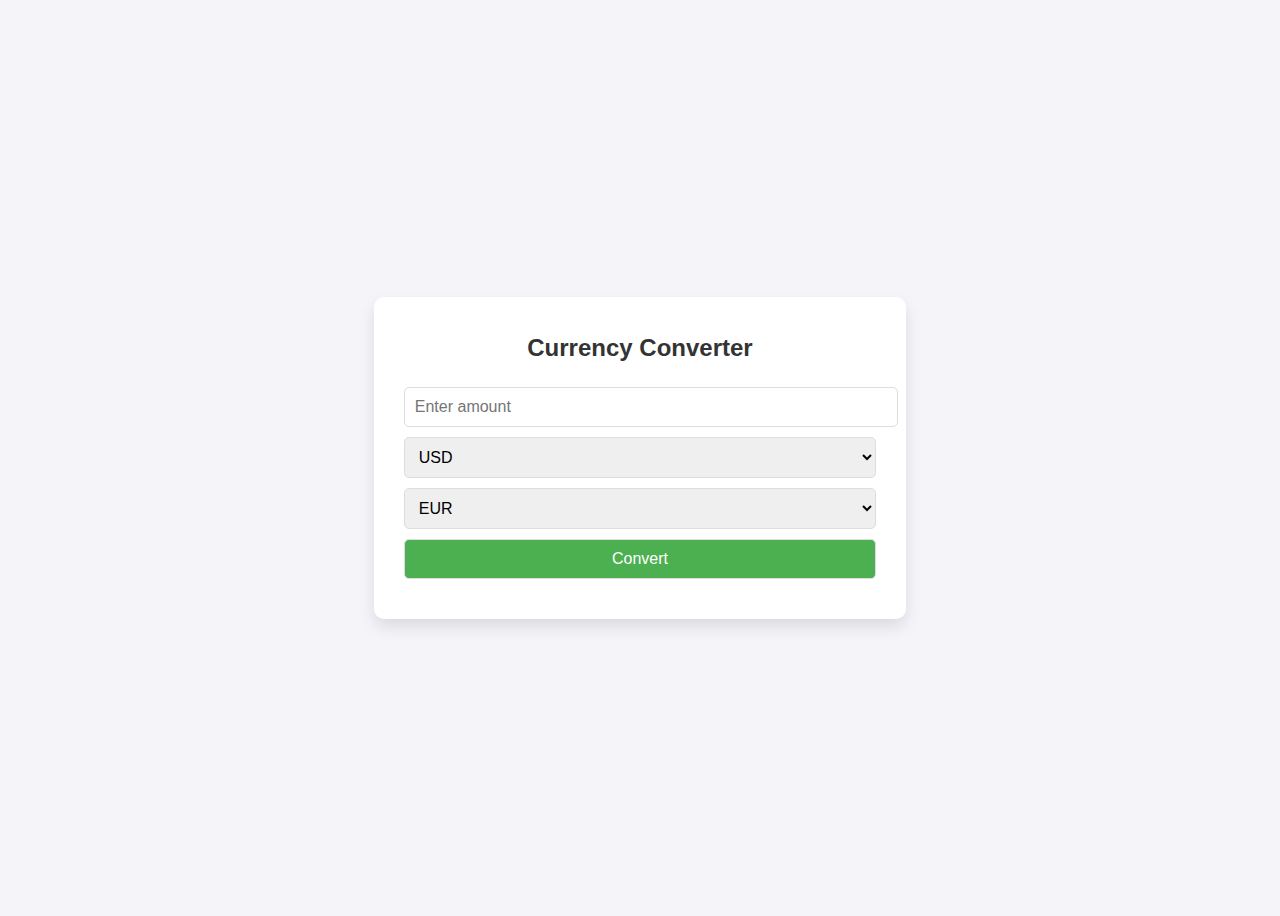
<file: 4 Currency Converter/index.html>
<!DOCTYPE html>
<html lang="en">

<head>
    <meta charset="UTF-8">
    <meta name="viewport" content="width=device-width, initial-scale=1.0">
    <title>Currency Converter</title>
<link rel="stylesheet" href="style.css">
</head>

<body>

    <div class="converter">
        <h1>Currency Converter</h1>
        <input type="number" id="amount" placeholder="Enter amount" />
        <select id="fromCurrency">
            <option value="USD" selected>USD</option>
            <option value="EUR">EUR</option>
            <option value="GBP">GBP</option>
            <option value="JPY">JPY</option>
        </select>
        <select id="toCurrency">
            <option value="EUR" selected>EUR</option>
            <option value="USD">USD</option>
            <option value="GBP">GBP</option>
            <option value="JPY">JPY</option>
        </select>
        <button onclick="convertCurrency()">Convert</button>
        <div class="result" id="result"></div>
    </div>
    <script src="app.js"></script>
</body>

</html>
</file>
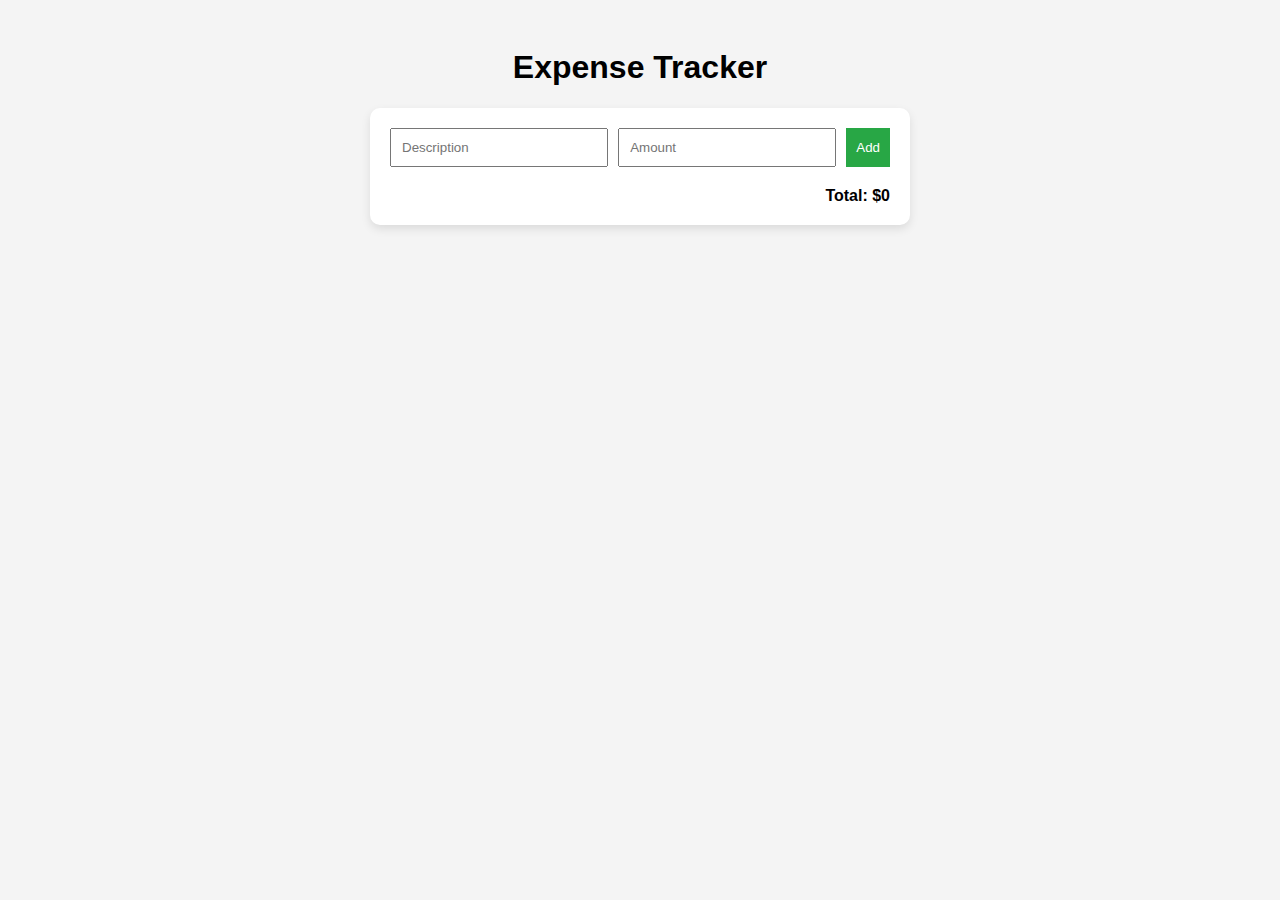
<file: 5 expence track/index.html>
<!DOCTYPE html>
<html lang="en">
<head>
  <meta charset="UTF-8">
  <meta name="viewport" content="width=device-width, initial-scale=1">
  <title>Simple Expense Tracker</title>
 <link rel="stylesheet" href="style.css">
</head>
<body>

  <h1>Expense Tracker</h1>
  <div class="container">
    <form id="expense-form">
      <input type="text" id="description" placeholder="Description" required>
      <input type="number" id="amount" placeholder="Amount" required>
      <button type="submit" id="submitBtn">Add</button>
    </form>

    <ul id="expense-list">

    </ul>

    <div class="total" id="total">Total: $0</div>
  </div>

 <script src="app.js"></script>
</body>
</html>
</file>
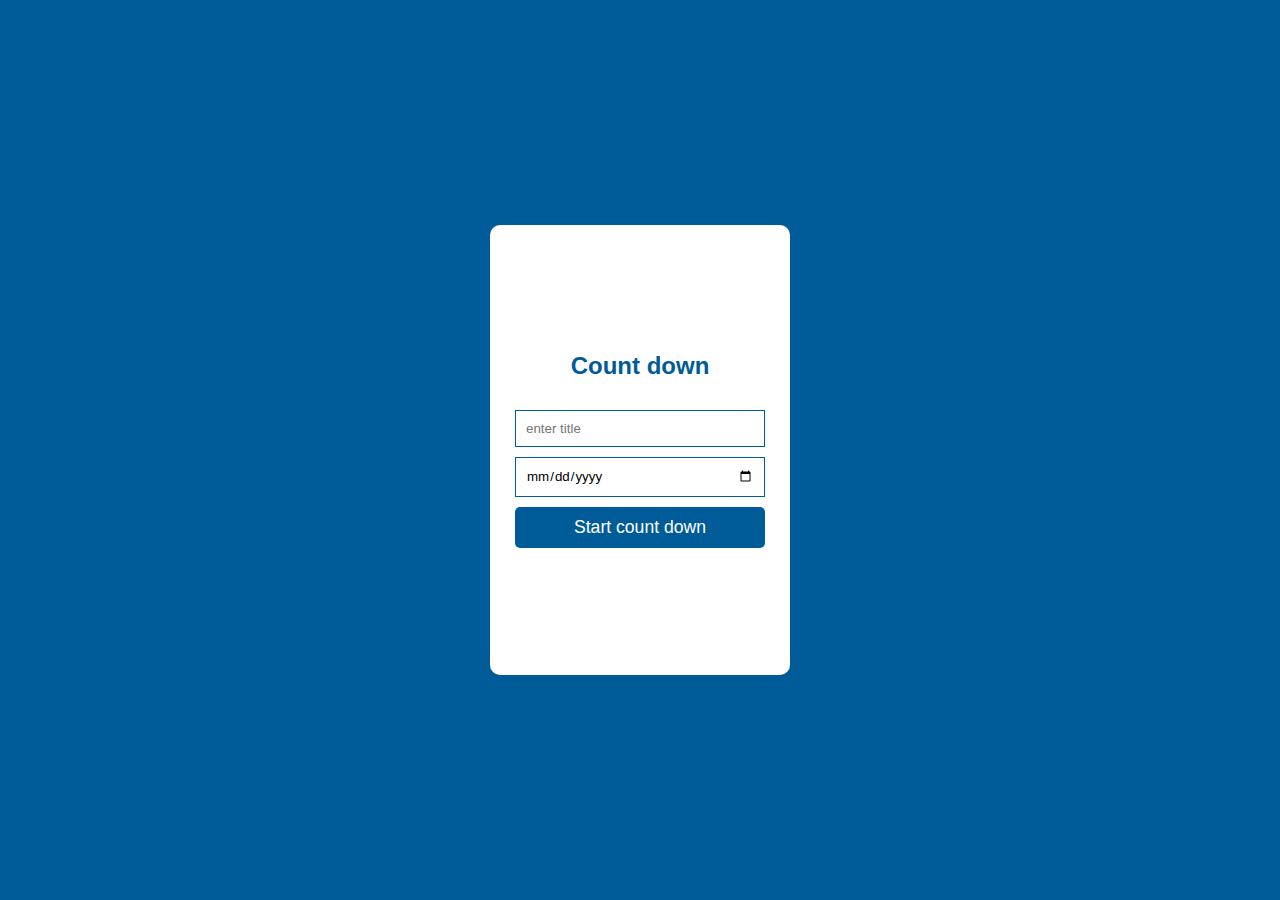
<file: 6 countdown-timer/index.html>
<!DOCTYPE html>
<html lang="en">

<head>
    <meta charset="UTF-8">
    <meta name="viewport" content="width=device-width, initial-scale=1.0">
    <title>count down timer </title>
    <link rel="stylesheet" href="style.css">
</head>

<body>
    <div class="container">
        <h2>Count down </h2>
        <input type="text" placeholder="enter title" class="texts" required>
        <input type="date" class="dateinput" required>
        <button class="start">Start count down </button>
    </div>
    <div class="timer-container">
        <h3 class="title"> Counter title </h3>
        <div class="displayStart">
            <div class="counter">
                <div class="btnTime day">0 </div>
                <div class="btnTime hour">0</div>
                <div class="btnTime minute">0</div>
                <div class="btnTime second">0</div>
                <div class="control">
                </div>


                <div class="btns">
                    <button onclick="timer.stop()">stop</button>
                    <button onclick="timer.restart()">restart</button>
                    <button onclick="timer.start()">start</button>
                </div>

            </div>
        </div>
    </div>
    <script src="app.js"></script>
</body>

</html>
</file>
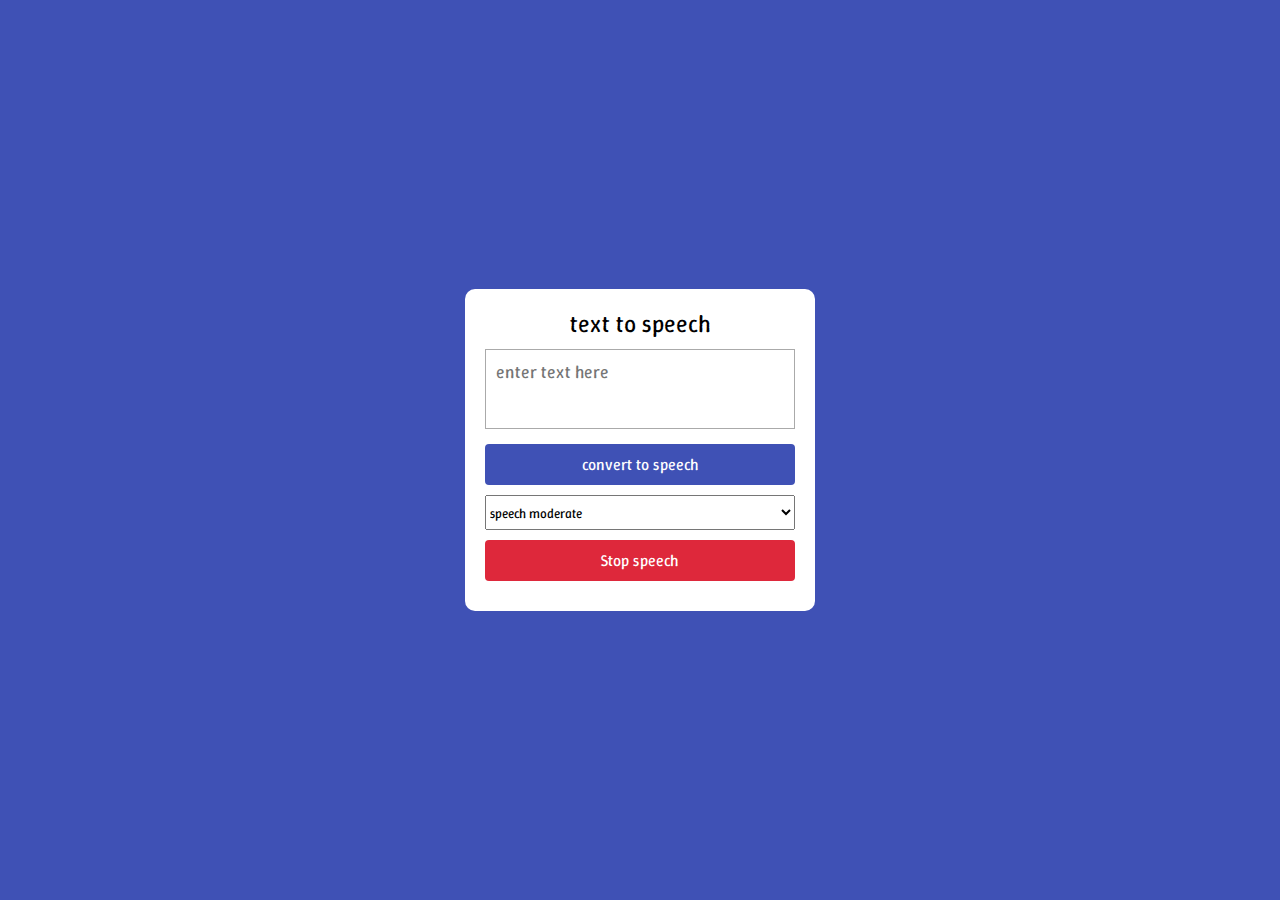
<file: 7 Text-to-Speech-Converter/index.html>
<!DOCTYPE html>
<html lang="en">
<head>
    <meta charset="UTF-8">
    <meta name="viewport" content="width=device-width, initial-scale=1.0">
    <title>text to speech</title>
    <link rel="stylesheet" href="style.css">
</head>
<body>
    <div class="container"> 
        <header>text to speech</header>
        <textarea name="" id="" placeholder="enter text here"></textarea>
        <button>convert to speech</button> 
        <select name="" id="" >
            <option value="moderate">speech moderate</option>  
            <option value="quickly">speech quickly</option> 
            <option value="slowly"> speech slowly</option> 
        </select>
        <button class="btnStop">Stop speech</button>

    </div>    
    <script src="app.js" defer></script> 
</body>
</html>
</file>
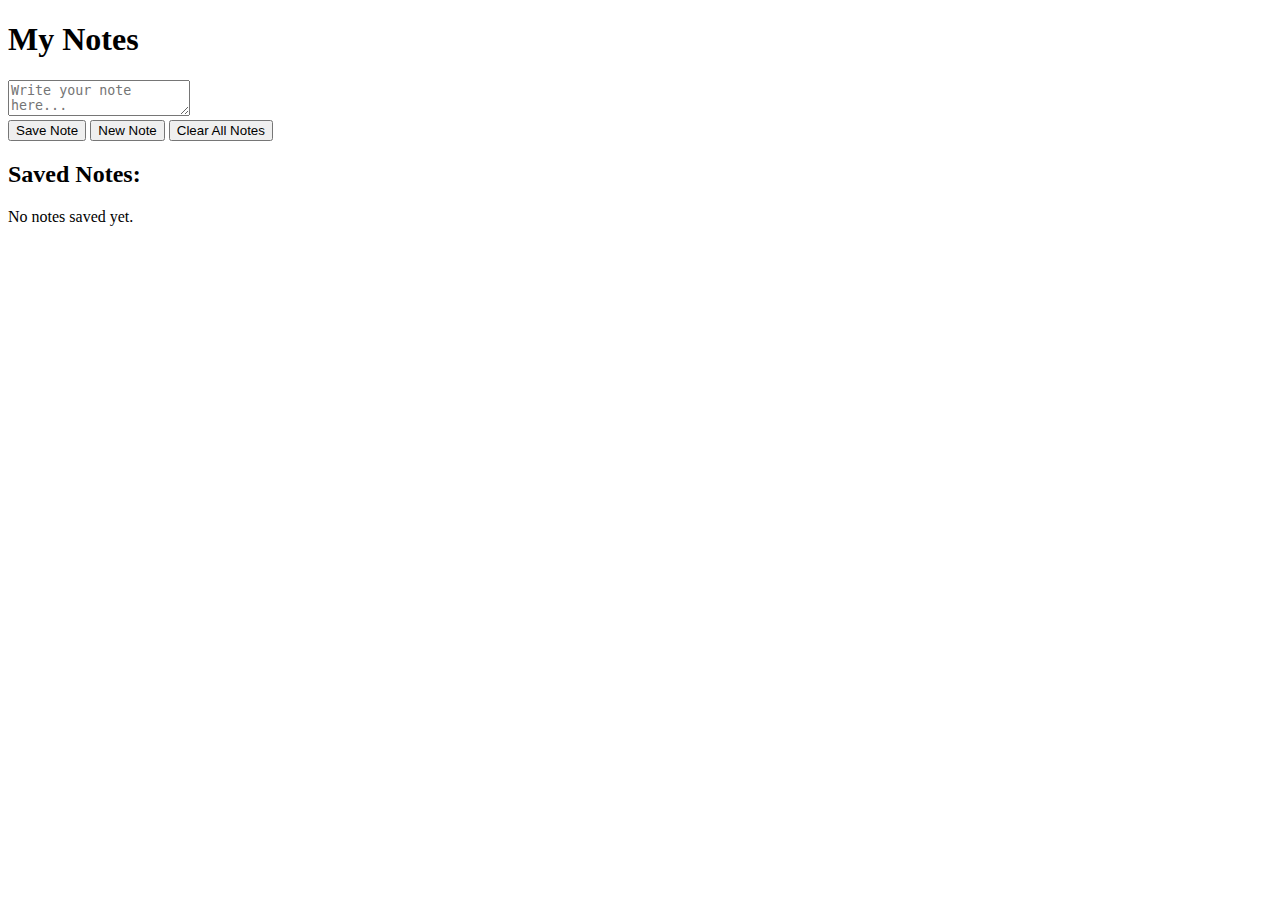
<file: Note-web-app/index.html>
<!DOCTYPE html>
<html lang="en">

<head>
    <meta charset="UTF-8">
    <meta name="viewport" content="width=device-width, initial-scale=1.0">
    <title>add Note </title>
    <style>

    </style>
</head>

<body>
    <h1>My Notes</h1>

    <textarea id="noteInput" placeholder="Write your note here..."></textarea><br>
    <button id="saveBtn">Save Note</button>
    <button id="newNoteBtn">New Note</button>
    <button id="clearAllBtn">Clear All Notes</button>

    <h2>Saved Notes:</h2>
    <div id="savedNotesContainer"></div>
    <script src="app.js"></script>
</body>

</html>
</file>
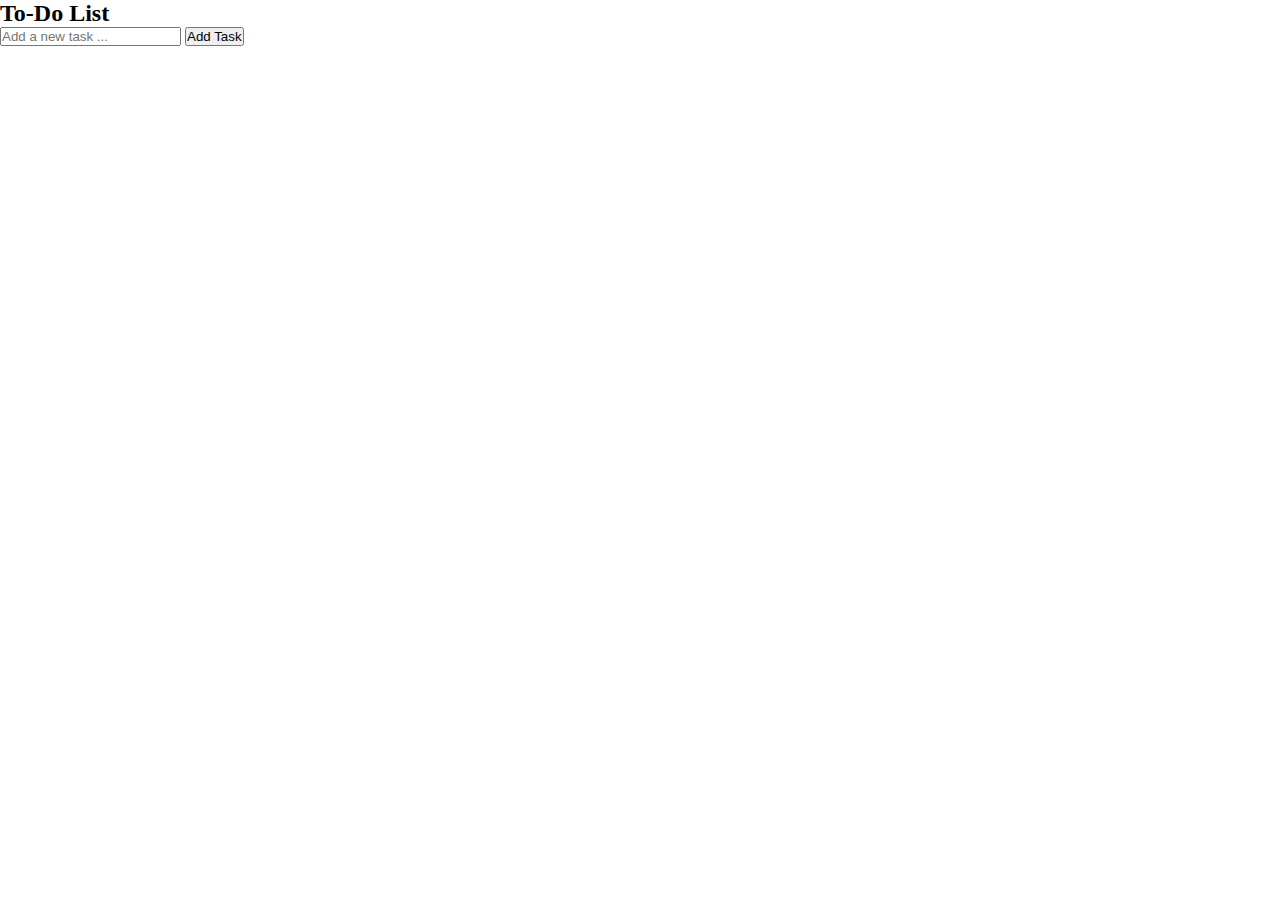
<file: to do List/index.html>
<!DOCTYPE html>
<html lang="en">

<head>
    <meta charset="UTF-8">
    <meta name="viewport" content="width=device-width, initial-scale=1.0">
    <link rel="stylesheet" href="style.css">

    <!--link style-->
    <link rel="stylesheet" href="https://cdnjs.cloudflare.com/ajax/libs/font-awesome/6.5.0/css/all.min.css" />
    <title>to do list </title>
</head>

<body>
    <div class="container">
        <h2>To-Do List</h2>
        <div class="input_btn">
            <input type="text" id="input" placeholder="Add a new task ..." required>
            <button id="addBtn">Add Task </button>
        </div>

        <ul id="list">

        </ul>
    </div>
    <script src="js.js"></script>
</body>

</html>
</file>
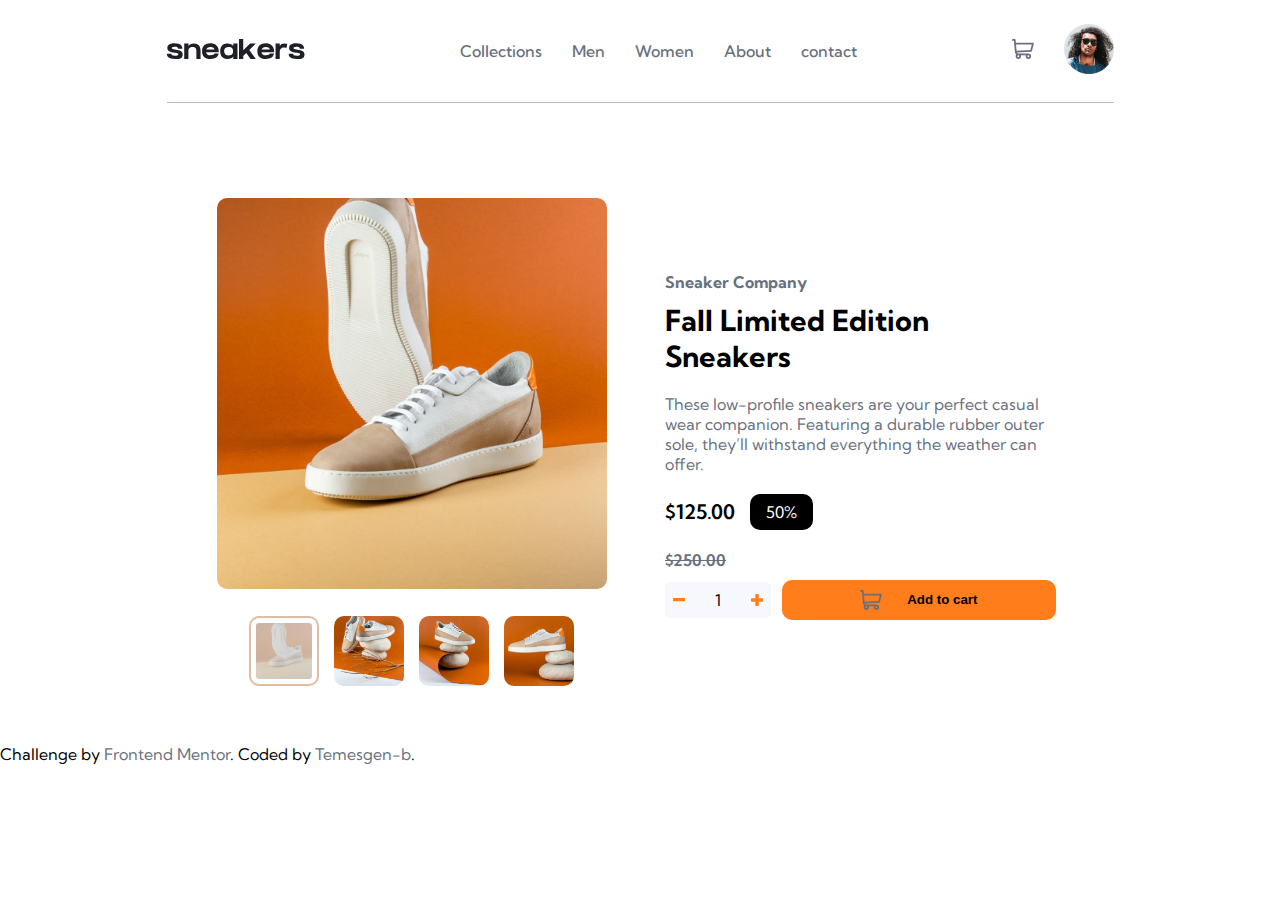
<file: 8 ecommerce-product/main.html>
<!DOCTYPE html>
<html lang="en">
  <head>
    <meta charset="UTF-8" />
    <meta name="viewport" content="width=device-width, initial-scale=1.0" />
    <link
      rel="icon"
      type="image/png"
      sizes="32x32"
      href="./images/favicon-32x32.png"
    />
    <link rel="stylesheet" href="main.css" />
    <title>1 E-commerce product page</title>
  </head>
  <body>
    <div class="container">
      <!--cart popup-->
      <div id="cart-popup" class="cart-popup">
        <div class="cart-header">cart</div>

        <div class="cart">
          <div class="empty-message">Your cart is empty</div>
        </div>

        <button id="checkout-btn">checkout</button>
      </div>
      <!--popup modal -->
      <div class="overlay">
        <div class="popup-container">
          <div class="close-popup">
            <img src="images/icon-close.svg" alt="close" />
          </div>

          <img
            id="previous"
            class="nav-arrow"
            src="images/icon-previous.svg"
            alt="Previous"
          />

          <div class="product-left popup-product-left">
            <div class="product-img-cont">
              <img
                id="mainPopupImg"
                src="images/image-product-1.jpg"
                alt="product img"
              />
            </div>
            <div class="bottom-img">
              <img
                class="thumbnail popup-thumbnail activated"
                src="images/image-product-1.jpg"
                alt="product 1"
              />
              <img
                class="thumbnail popup-thumbnail"
                src="images/image-product-2.jpg"
                alt="product 2"
              />
              <img
                class="thumbnail popup-thumbnail"
                src="images/image-product-3.jpg"
                alt="product 3"
              />
              <img
                class="thumbnail popup-thumbnail"
                src="images/image-product-4.jpg"
                alt="product 4"
              />
            </div>
          </div>

          <img
            id="next"
            class="nav-arrow"
            src="images/icon-next.svg"
            alt="Next"
          />
        </div>
      </div>
      <!--header -->
      <header>
        <div class="logo-toggle-container">
          <div class="toggle">
            <img src="images/icon-menu.svg" alt="menu icon" />
          </div>
          <div class="logo">
            <img src="images/logo.svg" alt="logo" />
          </div>
        </div>

        <nav class="nav-first">
          <ul>
            <li><a href=""> Collections</a></li>
            <li><a href=""> Men</a></li>
            <li><a href=""> Women</a></li>
            <li><a href=""> About</a></li>
            <li><a href=""> contact</a></li>
          </ul>
        </nav>

        <div class="nav-seconde">
          <div class="cart-img">
            <img id="cart-icon" src="images/icon-cart.svg" alt="cart img" />
          </div>
          <div class="user-profile">
            <img src="images/image-avatar.png" alt="user-profile" />
          </div>
        </div>
      </header>
      <!--product section -->
      <div class="product-container">
        <div class="product-left">
          <div class="product-img-cont">
            <img
              id="main-img"
              src="images/image-product-1.jpg"
              alt="product img"
            />
          </div>
          <div class="bottom-img">
            <img
              class="thumbnail activated"
              src="images/image-product-1.jpg"
              alt="product 1"
            />
            <img
              class="thumbnail"
              src="images/image-product-2.jpg"
              alt="product 2"
            />
            <img
              class="thumbnail"
              src="images/image-product-3.jpg"
              alt="product 3"
            />
            <img
              class="thumbnail"
              src="images/image-product-4.jpg"
              alt="product 4"
            />
          </div>
        </div>
        <div class="product-right">
          <h4 class="title">Sneaker Company</h4>
          <h2 class="subtitle">Fall Limited Edition Sneakers</h2>
          <p>
            These low-profile sneakers are your perfect casual wear companion.
            Featuring a durable rubber outer sole, they’ll withstand everything
            the weather can offer.
          </p>
          <div class="price">
            <span class="num">$125.00</span>
            <span class="percent">50%</span>
          </div>
          <div class="discount">$250.00</div>

          <div class="quantity-add-to-cart">
            <div class="quantity">
              <img id="minus" src="images/icon-minus.svg" alt="minus icon" />
              <span id="num" class="number-quantity">1</span>
              <img id="plus" src="images/icon-plus.svg" alt="plus icon" />
            </div>

            <div class="btn-With-icon">
              <img src="images/icon-cart.svg" alt="" />
              <button class="add-To-cart">Add to cart</button>
            </div>
          </div>
        </div>
      </div>
    </div>
    <div class="attribution">
      Challenge by
      <a href="https://www.frontendmentor.io?ref=challenge" target="_blank"
        >Frontend Mentor</a
      >. Coded by <a href="#">Temesgen-b</a>.
    </div>
    <script src="index.js"></script>
  </body>
</html>
</file>
<file: 4 Currency Converter/style.css>
body {
    background-color: #f4f4f9;
    font-family: Arial, sans-serif;
    display: flex;
    justify-content: center;
    align-items: center;
    height: 100vh;
}

.converter {
    background-color: #fff;
    padding: 20px 30px;
    border-radius: 10px;
    box-shadow: 0 8px 16px rgba(0, 0, 0, 0.1);
    text-align: center;
}

.converter h1 {
    margin-bottom: 20px;
    font-size: 24px;
    color: #333;
}

.converter input,
.converter select,
.converter button {
    padding: 10px;
    margin: 5px 0;
    width: 100%;
    font-size: 16px;
    border-radius: 5px;
    border: 1px solid #ddd;
}

.converter button {
    background-color: #4CAF50;
    color: white;
    cursor: pointer;
}

.converter button:hover {
    background-color: #45a049;
}

.result {
    margin-top: 15px;
    font-weight: bold;
    color: #4CAF50;
}
</file>
<file: 5 expence track/style.css>
body {
    font-family: Arial, sans-serif;
    background-color: #f4f4f4;
    padding: 20px;
}

h1 {
    text-align: center;
}

.container {
    max-width: 500px;
    margin: 0 auto;
    background-color: white;
    padding: 20px;
    border-radius: 10px;
    box-shadow: 0 4px 10px rgba(0, 0, 0, 0.1);
}

form {
    display: flex;
    gap: 10px;
    margin-bottom: 20px;
}

input[type="text"],
input[type="number"] {
    flex: 1;
    padding: 10px;
}

button {
    padding: 10px;
    background-color: #28a745;
    color: white;
    border: none;
    cursor: pointer;
}

ul {
    list-style: none;
    padding: 0;
}

li {
    display: flex;
    justify-content: space-between;
    background-color: #f9f9f9;
    padding: 10px;
    margin-bottom: 10px;
    border-radius: 5px;
}

.total {
    text-align: right;
    font-weight: bold;
    margin-top: 10px;
}

.delete-btn {
    background-color: red;
    color: white;
    border: none;
    padding: 2px 5px;
    cursor: pointer;
}
</file>
<file: 6 countdown-timer/style.css>
* {
    padding: 0;
    margin: 0;
    box-sizing: border-box;
    font-family: sans-serif;
}

body {
    background: #005B99;
}

.container {
    width: 300px;
    height: 50vh;
    display: flex;
    flex-direction: column;
    align-items: center;
    justify-content: center;
    gap: 10px;
    background: #fff;
    transform: translateY(50%);
    margin: auto;
    border-radius: 10px;
}

h2 {
    color: #005B99;
    margin-bottom: 20px;
}

input {
    padding: 10px;
    width: 250px;
    outline: #aaa;
    border: 1px solid #005B99;
}

.start {
    width: 250px;
    padding: 10px 15px;
    border: none;
    background: #005B99;
    color: #fff;
    font-size: 1.1em;
    border-radius: 5px;
    cursor: pointer;
}


/*timer*/
.timer-container {
    background-color: #fff;
    padding: 2rem;
    border-radius: 20px;
    box-shadow: 0 10px 25px rgba(0, 0, 0, 0.1);
    text-align: center;
    max-width: 500px;
    width: 100%;
    margin: auto;
    height: 50vh;
    transform: translateY(50%);
    display: none;
}

.timer-container h3 {
    color: #005B99;
    font-size: 24px;
    margin-bottom: 1.5rem;
}

.displayStart {
    display: flex;
    justify-content: center;
    margin-bottom: 1.5rem;
}

.counter {
    display: flex;
    gap: 1rem;
    flex-wrap: wrap;
    justify-content: center;
}

.btnTime {
    background-color: #005B99;
    color: white;
    font-size: 20px;
    font-weight: bold;
    padding: 1rem 1.2rem;
    border-radius: 12px;
    min-width: 60px;
    text-align: center;
}

.btns {
    display: flex;
    justify-content: center;
    gap: 1rem;
    margin-top: 1rem;
}

.btns button {
    padding: 0.6rem 1.2rem;
    border: none;
    border-radius: 8px;
    background-color: #005B99;
    color: white;
    font-size: 16px;
    cursor: pointer;
    transition: background-color 0.3s ease;
}

.btns button:hover {
    background-color: #004777;
}
</file>
<file: 7 Text-to-Speech-Converter/style.css>
@import url('https://fonts.googleapis.com/css2?family=Open+Sans:ital,wght@0,300..800;1,300..800&family=Sansation:ital,wght@0,300;0,400;0,700;1,300;1,400;1,700&family=Winky+Rough:ital,wght@0,300..900;1,300..900&display=swap');

*{
    margin: 0;
    padding: 0;
    box-sizing: border-box;
    font-family: "Winky Rough", sans-serif;
}

body{
    background:#3F51B5;
    height: 100vh;
    display: flex;
    align-items: center;
    justify-content: center;
} 
.container {
    background: #fff;
    padding: 20px;
    border-radius: 10px; 
    width: 350px; 
    height: auto;
} 
header {
    font-size: 1.5em;
    font-weight: 400;
    line-height: 30px; 
    text-align: center; 
    margin-bottom: 10px;
}
textarea {
    width: 100%;
    height: 80px;
    border: 1px solid #aaa;
    outline: none;
    resize: none; 
    padding: 10px;
    font-size: 1.1em;
    margin-bottom: 10px;
}
button {
    width: 100%;
    padding: 10px 20px;
    border: none;
    color: #fff;
    background:#3F51B5;
    border-radius: 4px;
    cursor: pointer;
    font-size: 1em;
    margin-bottom: 10px;

} 
button:hover {
    background: #2F51a3;
} 
select {
    height: 35px;
    width: 100%;
    outline: none; 
    margin-bottom: 10px;
}
.btnStop {
    width: 100%;
    padding: 10px 20px;
    border: none;
    color: #fff;
    background:#de283b;
    border-radius: 4px;
    cursor: pointer;
    font-size: 1em;
} 
.btnStop:hover {
    background: #ef383b;
}
</file>
<file: to do List/style.css>
* {
    margin: 0;
    padding: 0;
    box-sizing: border-box;
}
</file>
<file: 8 ecommerce-product/main.css>
@import url("https://fonts.googleapis.com/css2?family=Kumbh+Sans:wght@100..900&display=swap");

*,
::after,
::before {
  padding: 0;
  margin: 0;
  box-sizing: border-box;
}
:root {
  --Orange: hsl(26, 100%, 55%);
  --Pale-orange: hsl(25, 100%, 94%);
  --Very-dark-blue: hsl(220, 13%, 13%);
  --Dark-grayish-blue: hsl(219, 9%, 45%);
  --Grayish-blue: hsl(220, 14%, 75%);
  --Light-grayish-blue: hsl(223, 64%, 98%);
  --White: hsl(0, 0%, 100%);
} 
/*general css rules */ 

a {
  color: var(--Dark-grayish-blue);
  text-decoration: none;
}

li {
  list-style: none;
}

html {
  font-family: "Kumbh Sans", sans-serif;
}

.container {
  max-width: 1107px;
  max-height: 1000vh;
  height: auto;
  padding: 0 5rem;
  margin: auto;
  position: relative;
} 
/*cart-container*/
.cart-popup {
  display: none;
  position: absolute;
  top: 90px;
  right: -50px;
  max-width: 300px;
  width: 100%;
  height: auto;
  border-radius: 10px;
  box-shadow: 0px 2px 6px rgba(0, 0, 0, 0.3);
  background: white;
  transition: all 0.3s ease-in-out;
}
.cart-popup .cart-header {
  padding: 0.5rem;
  color: black;
  font-size: 1.1em;
  font-weight: 600;
  border-bottom: 1px solid var(--Grayish-blue);
  display: flex;
  align-items: center;
  margin-bottom: 10px;
}
.cart-popup .cart {
  visibility: visible;
  min-height: 100px;
  text-align: center;
}
.cart-popup .item-container {
  display: flex;
  align-items: center;
  gap: 20px;
  padding: 0.5rem;
}
.cart-popup .item-container .item-img {
  width: 50px;
  height: 50px;
  border-radius: 5px;
}
.cart-popup .item-container li {
  text-align: justify;
  color: var(--Dark-grayish-blue);
}
.cart-popup .item-container .delete-btn {
  width: 20px;
  height: 20px;
  cursor: pointer;
}

.cart-popup #checkout-btn {
  visibility: hidden;
  width: 90%;
  padding: 0.5rem;
  margin: 0.5rem;
  cursor: pointer;
  background: var(--Orange);
  border: none;
  border-radius: 5px;
  font-size: 0.9em;
  font-weight: 600;
} 
/*product-popup*/ 
.overlay {
  position: fixed;
  top: 0;
  left: 0;
  width: 100%;
  height: 100%;
  z-index: 900;
  background-color: rgba(0, 0, 0, 0.7);
  display: none;
  justify-content: center;
  align-items: center;
  padding: 20px;
}
.overlay.active {
  display: flex;
}
/* Popup layout */ 
.popup-container {
  position: relative;
  border-radius: 10px;
  padding: 20px;
  display: flex;
  align-items: center;
  gap: 20px;
  max-width: 800px;
  width: 90%;
}
.close-popup {
  position: absolute;
  top: 10px;
  right: 0px;
  cursor: pointer;
  transition: transform 2s;
}
.close-popup img {
  width: 20px;
  height: 20px;
}
.nav-arrow {
  background-color: wheat;
  width: 40px;
  height: 40px;
  border-radius: 50%;
  box-shadow: 0px 2px 6px rgba(0, 0, 0, 0.3);
  padding: 0.5rem;
  cursor: pointer;
  transition: transform 0.2s;
}
.nav-arrow:hover {
  transform: scale(1.1);
  color: var(--Orange);
}
.popup-thumbnail:hover {
  border: 2px solid var(--Orange);
  padding: 5px;
  opacity: 0.9;
  filter: brightness(70%) contrast(90%);
  transition: filter 0.3s;
} 
/*header */ 
header {
  display: flex;
  align-items: center;
  justify-content: space-between;
  gap: 50px;
  padding: 1.5rem 0;
  border-bottom: 1px solid var(--Grayish-blue);
  margin-bottom: 45px;
}

.logo-toggle-container {
  display: flex;
  gap: 40px;
}

.toggle {
  display: none;
  cursor: pointer;
}

.nav-first ul {
  display: flex;
  align-items: center;
  justify-content: center;
  gap: 30px;
}

.nav-first ul a {
  font-weight: 500;
  transition: all 0.5s ease-in-out;
}

.nav-first ul a:hover {
  color: black;
} 
/*hover*/
.nav-first a {
  position: relative;
}

.nav-first a:hover::after {
  content: "";
  background-color: var(--Orange);
  position: absolute;
  left: 0;
  bottom: -27px;
  width: 100%;
  height: 3px;
  transition: width 0.3s ease-in-out;
}

/*hover end*/ 

.nav-seconde {
  display: flex;
  align-items: center;
  justify-content: space-between;
  gap: 30px;
}
.cart-img {
  cursor: pointer;
}
.user-profile {
  flex: 1 1 50px;
  cursor: pointer;
}

.user-profile img {
  width: 50px;
  transition: 0.3s ease-in-out;
}
.user-profile img:hover {
  padding: 3px;
  border-radius: 50%;
  border: 1px solid var(--Orange);
}
/*product section*/
.product-container {
  display: flex;
  align-items: center;
  justify-content: space-between;
  gap: 50px;
  padding: 50px;
}

.product-left {
  display: flex;
  align-items: center;
  justify-content: center;
  flex-direction: column;
  flex: 1;
  width: 100%;
  max-width: 500px;
}

.product-img-cont {
  max-width: 400px;
  width: 100%;
  height: auto;
  margin-bottom: 15px;
  cursor: pointer;
  transition: 0.5s ease-in-out;
}

.product-img-cont img {
  width: 100%;
  height: auto;
  border-radius: 10px;
}

.bottom-img {
  display: flex;
  flex-wrap: wrap;
  justify-content: center;
  gap: 15px;
  padding: 0.5rem;
  width: 100%;
}

.bottom-img img {
  width: 70px;
  height: 70px;
  border-radius: 10px;
  cursor: pointer;
}
.bottom-img img.activated {
  border: 2px solid var(--Orange);
  padding: 5px;
  opacity: 0.4;
  filter: brightness(70%) contrast(90%);
  transition: filter 0.3s;
}
.product-right {
  width: 100%;
  flex: 1;
  min-width: 300px;
  padding: 0.5rem;
}

.product-right h4 {
  color: var(--Dark-grayish-blue);
  margin-bottom: 10px;
}

.product-right h2 {
  color: black;
  font-size: 29px;
  margin-bottom: 20px;
}

.product-right p {
  color: var(--Dark-grayish-blue);
  margin-bottom: 20px;
}

.product-right .price {
  display: flex;
  align-items: center;
  gap: 15px;
  color: var(--Grayish-blue);
  margin-bottom: 20px;
}

.price .num {
  font-size: 20px;
  color: black;
  font-weight: 600;
}

.price .percent {
  background-color: black;
  color: white;
  border-radius: 10px;
  padding: 0.5rem 1rem;
}

.discount {
  text-decoration: line-through;
  color: var(--Dark-grayish-blue);
  font-size: 16px;
  font-weight: 600;
  margin-bottom: 10px;
}
.quantity-add-to-cart {
  display: flex;
  justify-content: space-between;
  align-items: center;
}
.quantity {
  display: flex;
  align-items: center;
  justify-content: center;
  gap: 30px;
  padding: 0.5rem;
  border-radius: 5px;
  background-color: var(--Light-grayish-blue);
}
#minus,
#plus {
  cursor: pointer;
}
.btn-With-icon {
  display: flex;
  align-items: center;
  justify-content: center;
  gap: 25px;
  border-radius: 10px;
  width: 70%;
  background: var(--Orange);
  padding: 10px;
  cursor: pointer;
}
.add-To-cart {
  border: none;
  color: black;
  font-weight: 600;
  background: none;
  cursor: pointer;
} 
/* Desktop and tablet media  */
@media (max-width: 750px) {
  .container {
    padding: 0 2rem;
  }

  .nav-first ul {
    display: none;
  }

  .toggle {
    display: flex;
  }

  .product-container {
    flex-direction: column;
    justify-content: center;
    padding: 25px;
    gap: 20px;
  }

  .product-right {
    padding: 0.25rem;
  }
  .bottom-img {
    padding: 0.25rem;
  }
  .quantity-container {
    display: flex;
    flex-direction: column;
    justify-content: space-between;
    align-items: center;
  }
  .btn-With-icon {
    gap: 13px;
    width: 35%;
  }
} 

/*Mobile responsive*/
@media (max-width: 375px) {
  .container {
    padding: 0 1rem;
    margin: 0 auto;
  }
  .cart-popup {
    max-width:100%;
    width:100%;
    margin: auto;
  }
}
</file>
